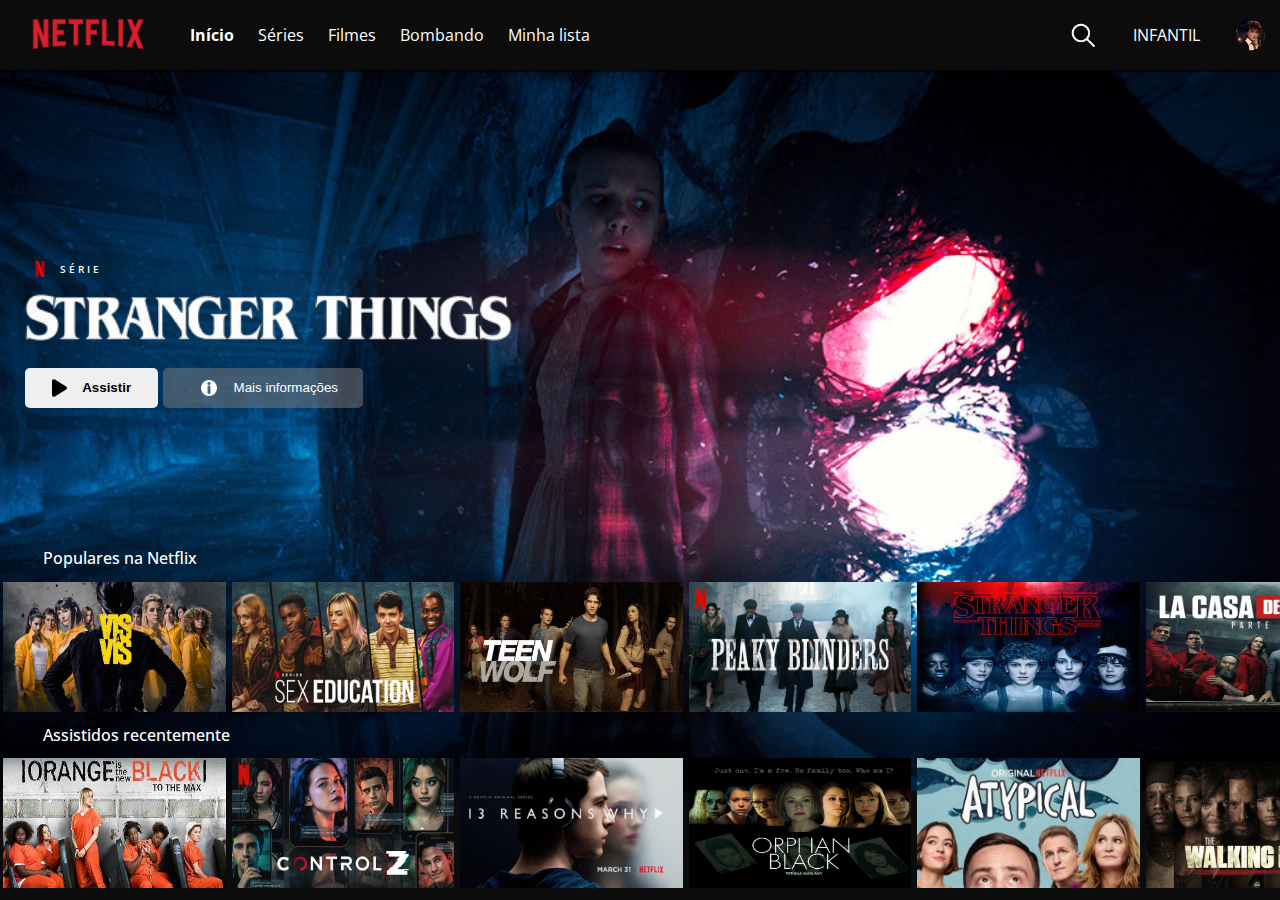
<file: filmes.html>
<!DOCTYPE html>
<html lang="pt-br">

<head>
    <meta charset="UTF-8">
    <meta http-equiv="X-UA-Compatible" content="IE=edge">
    <meta name="viewport" content="width=device-width, initial-scale=1.0">
    <meta name="author" content="Ester Morais">
    <meta name="description" content="Interface de filmes da netflix">
    <link rel="stylesheet" href="styles/filmes.css">
    <title>Filmes</title>
</head>

<body>
    <div class="container">
        <header class="cabecalho">
            <div class="cabecalho-left">
                <figure>
                    <a href="index.html"><img src="./images/logo2.png" alt="logo-netflix"></a>
                </figure>
                <nav>
                    <a href="perfis.html" class="link"><strong>Início</strong></a>
                    <a href="#" class="link">Séries</a>
                    <a href="#" class="link">Filmes</a>
                    <a href="#" class="link">Bombando</a>
                    <a href="#" class="link">Minha lista</a>
                </nav>
            </div>
            <div class="cabecalho-right">
                <img src="./images/lupa.png" alt="lupa">
                <a href="#" class="link">INFANTIL</a>
                <img src="./images/perfilHarry.png" alt="imagem de perfil">
            </div>
        </header>

        <main class="conteudo">
            <div class="filme-destaque">
                <div class="bloco-1">
                    <img src="./images/logoNetflix.png" alt="logo da netflix">
                    <p>SÉRIE</p>
                </div>

                <div class="bloco-2">
                    <img src="./images/netflix_tela_2-removebg-preview.png" alt="escrita de stranger things">
                </div>

                <div class="botoes">
                    <button class="btn1"><img src="./images/play-solid.svg"> Assistir</button>
                    <button class="btn2"><img src="./images/info.png"> Mais informações</button>
                </div>
            </div>

            <p class="filmes-description">Populares na Netflix</p>
            <div class="filmes-rolagem scroll-bar">
                <div class="catalogo">
                    <div class="filme">
                        <img src="./images/filme9.jpg" alt="imagem de série">
                    </div>
                    <div class="filme">
                        <img src="./images/filme4.jpg" alt="imagem de série">
                    </div>
                    <div class="filme">
                        <img src="./images/filme12.jfif" alt="imagem de série">
                    </div>
                    <div class="filme">
                        <img src="./images/filme2.jpg" alt="imagem de série">
                    </div>
                    <div class="filme">
                        <img src="./images/filme3.jpg" alt="imagem de série">
                    </div>
                    <div class="filme">
                        <img src="./images/filme10.jpg" alt="imagem de série">
                    </div>
                    <div class="filme">
                        <img src="./images/filme6.jfif" alt="imagem de série">
                    </div>
                </div>
            </div>
            
            <p class="filmes-description2">Assistidos recentemente</p>
            <div class="filmes-rolagem scroll-bar">
                <div class="catalogo">
                    <div class="filme">
                        <img src="./images/filme8.jfif" alt="imagem de série">
                    </div>
                    <div class="filme">
                        <img src="./images/filme13.jfif" alt="imagem de série">
                    </div>
                    <div class="filme">
                        <img src="./images/filme1.jpg" alt="imagem de série">
                    </div>
                    <div class="filme">
                        <img src="./images/filme5.jfif" alt="imagem de série">
                    </div>
                    <div class="filme">
                        <img src="./images/filme7.jfif" alt="imagem de série">
                    </div>
                    <div class="filme">
                        <img src="./images/filme14.jfif" alt="imagem de série">
                    </div>
                    <div class="filme">
                        <img src="./images/filme11.jfif" alt="imagem de série">
                    </div>

                </div>
            </div>
        </main>
    </div>
</body>

</html>
</file>
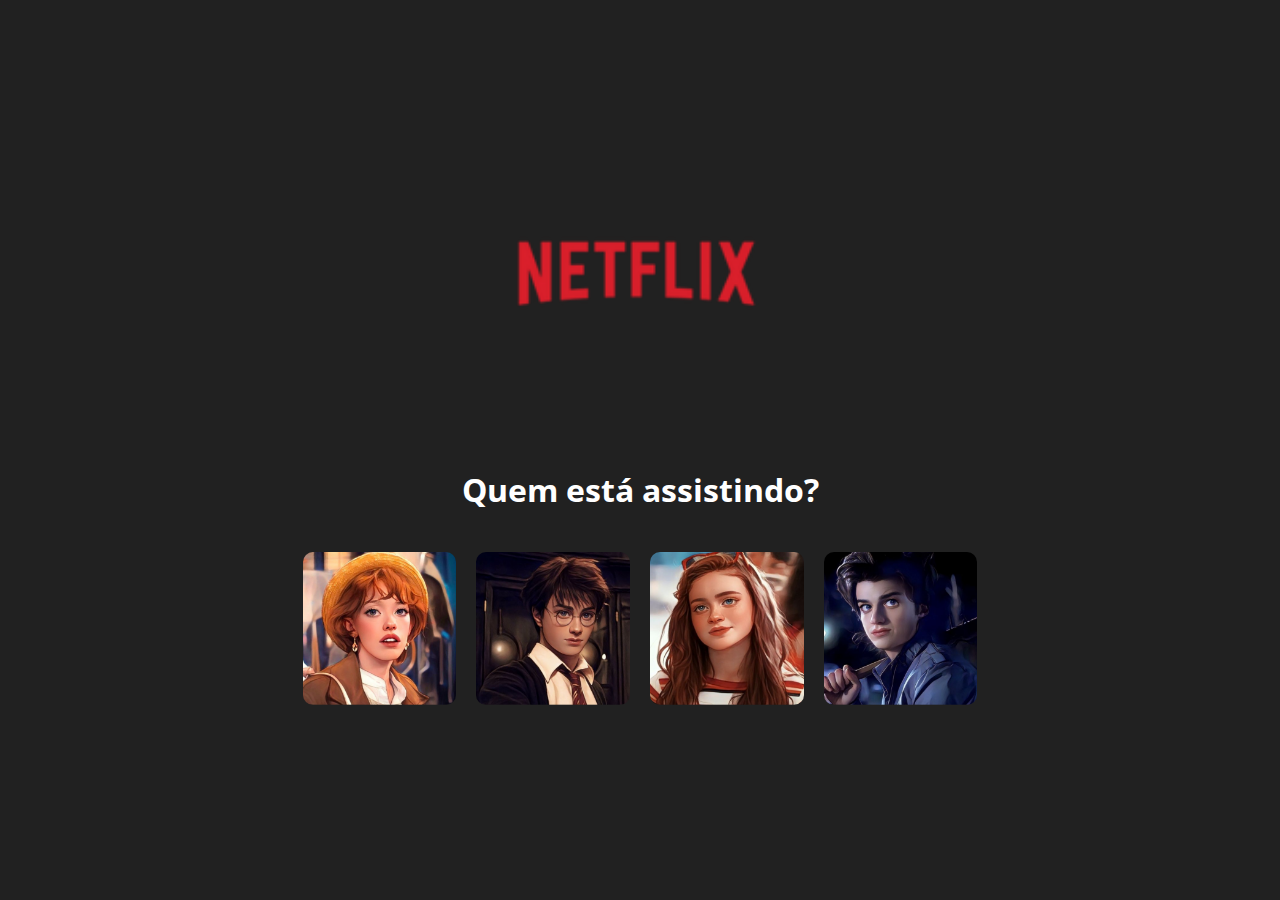
<file: perfis.html>
<!DOCTYPE html>
<html lang="pt-br">

<head>
    <meta charset="UTF-8">
    <meta http-equiv="X-UA-Compatible" content="IE=edge">
    <meta name="viewport" content="width=device-width, initial-scale=1.0">
    <meta name="author" content="Ester Morais">
    <meta name="description" content="Pagina de escolha da perfil da netflix">
    <link rel="stylesheet" href="styles/perfis.css">
    <title>Perfis</title>
</head>

<body>
    <div class="container">
        <header class="cabecalho">
            <img src="./images/logo2.png" alt="logo netflix">
        </header>

        <main class="bloco-perfis">
            <h1>Quem está assistindo?</h1>
            <div class="perfis">
                <div class="item">
                    <a href="filmes.html"><img src="./images/perfil1.png"></a>
                </div>
                <div class="item">
                    <a href="filmes.html"><img src="./images/perfil2.png"></a>
                </div>
                <div class="item">
                    <a href="filmes.html"><img src="./images/perfil3.png"></a>
                </div>
                <div class="item">
                    <a href="filmes.html"><img src="./images/perfil4.png"></a>
                </div>
            </div>
            <!-- <p>Jennifer</p>
            <p>Ester</p>
            <p>Gabriel</p> -->
        </main>

    </div>
</body>

</html>
</file>
<file: styles/filmes.css>
@import url('https://fonts.googleapis.com/css2?family=Open+Sans:wght@300;400;500;600&display=swap');

*{
    padding: 0;
    margin: 0;
    box-sizing: border-box;
}

::-webkit-scrollbar {
    width: 5px;
    background-color: transparent;
}

.container{
    width: 100vw;
    height: 100vh;
    display: flex;
    flex-direction: column;
    font-family: 'Open Sans', sans-serif;
}

.cabecalho{
    height: 70px;
    display: flex;
    align-items: center;
    justify-content: space-between;
    background-color: #0c0c0c;
    color: white;
}

.cabecalho img{
    width: 180px;
}

.cabecalho-left{
    display: flex;
    align-items: center;
}

.link{
    padding: 10px;
    color: white;
    text-decoration: none;
}

.cabecalho-right{
    display: flex;
    align-items: center;
    gap: 10px;
}

.cabecalho-right img{
    width: 60px;
    cursor: pointer;
}

.conteudo{
    display: flex;
    align-items: center;
    flex-direction: column;
    flex: 1 0 auto;
    background-image: url(../images/capa.jpg);
    background-repeat: no-repeat;
    background-size: contain;
    background-color: #0c0c0c;
}


.filme-destaque{
    display: flex;
    flex-direction: column;
    justify-content: center;
    width: 100%;
    height: 100%;
    color: white;
    margin-top: 20px;
}

.bloco-1{
    display: flex;
    align-items: center;
    font-size: 10px;
    margin: 20px 0px 0px 20px;  
    letter-spacing: 3px;
    font-weight: 600;
}

.bloco-1 img{
    width: 40px;
}

.bloco-2{
    margin: 0px 0px 0px 20px;  
}

.bloco-2 img{
    width: 500px;
}

.botoes{
    display: flex;
    gap: 5px;
    margin: 10px 0px 0px 25px;
}

.btn1 {
    display: flex;
    justify-content: center;
    align-items: center;
    gap: 15px;
    width: 10em;
    height: 3em;
    font-weight: 600;
    border: none;
    border-radius: 5px;
    cursor: pointer;
}

.btn1 img{
    width: 15px;
}

.btn1:hover{
    background-color: rgba(247, 247, 247, 0.9);
}

.btn2{
    display: flex;
    justify-content: center;
    align-items: center;
    gap: 5px;
    width: 15em;
    height: 3em; 
    border: none;
    border-radius: 5px;
    background-color: rgb(128, 128, 128, 0.5);
    color: white;
}

.btn2 img{
    width: 40px;
}

.btn2:hover{
    background-color: rgba(49, 49, 49, 0.7);
}

.filmes-rolagem{
    width: 100%;
    display: flex;
    flex-direction: column;
    justify-content: space-around;
}

.filmes-description{
    color: white;
    margin-right: 65em;
    font-weight: 500;
}

.filmes-description2{
    color: white;
    margin-right: 63em;
    font-weight: 500;
}

.scroll-bar {
    height: 280px;
    overflow-x: scroll;
}

.catalogo{
    width: 100em;
    display: flex;
    flex-direction: row;
}

.filme{
    display: flex;
    width: 230px;
    height: 130px;
    margin: 3px;
}

.filme img{
    width: 100%;
    height: 100%;
}

.filme img:hover{
    border: 2px solid white;
}
</file>
<file: styles/perfis.css>
@import url('https://fonts.googleapis.com/css2?family=Open+Sans:wght@300;400;500;600&display=swap');

*{
    padding: 0;
    margin: 0;
    box-sizing: border-box;
}

.container{
    width: 100vw;
    height: 100vh;
    display: flex;
    justify-content: center;
    align-items: center;
    flex-direction: column;
    background-color: #212121;
    color: white;
    text-align: center;
    font-family: 'Open Sans', sans-serif;
}

.cabecalho img{
    width: 30vw;
}

.bloco-perfis h1{
    margin-bottom: 20px;
}

.perfis{
    display: flex;
    justify-content: center;
    align-items: center;
    flex-direction: row;
}

.item{
    display: flex;
    justify-content: center;
    align-items: center;
    border-radius: 10px;
    width: 12vw;
    height: 20vh;
    margin: 10px;
    margin-bottom: 100px;
    color: black;
    cursor: pointer;
}

.item img:hover{
    transform: scale(1.08,1.08);
    box-shadow: 2px 2px 10px 4px #E50914;
    transition: 0.8s;
}

.item img{
    width: 100%;
    border-radius: 10px;
}
</file>
